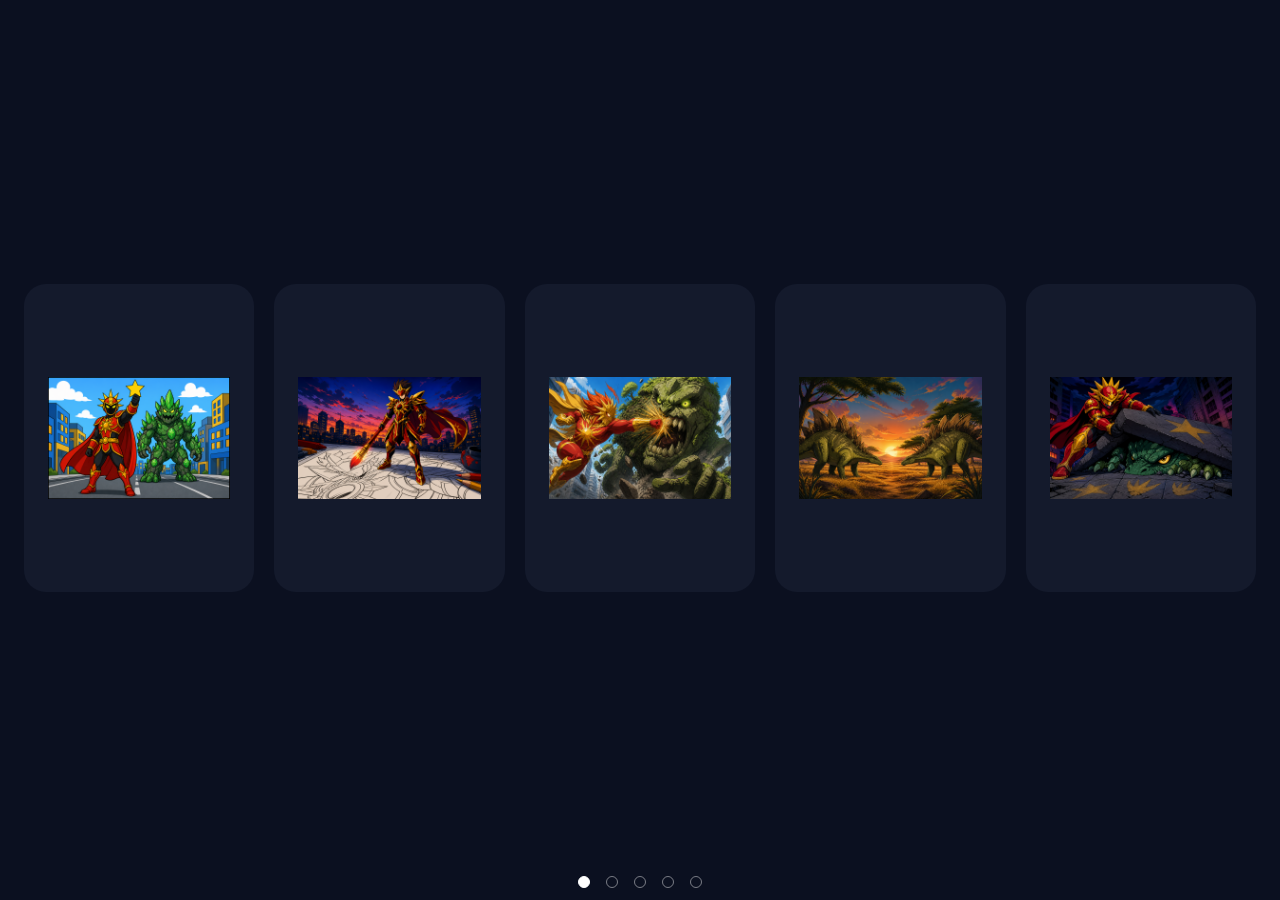
<file: index.html>
<!DOCTYPE html>
<html lang="ja">
<head>
  <meta charset="UTF-8">
  <meta name="viewport" content="width=device-width, initial-scale=1, viewport-fit=cover">
  <meta name="theme-color" content="#0b1020">
  <meta name="apple-mobile-web-app-capable" content="yes">
  <meta name="apple-mobile-web-app-status-bar-style" content="black">
  <title>ゲーム</title>
  <link rel="stylesheet" href="hub.css">
</head>
<body>
  <main class="hub" aria-label="ゲーム">
    <a class="card" href="hoshi/"><img src="hub/hoshi.png" alt="ほしとり"></a>
    <a class="card" href="nurie/"><img src="hub/nurie.png" alt="ぬりえ"></a>
    <a class="card" href="tataki/"><img src="hub/tataki.png" alt="たいじ"></a>
    <a class="card" href="awase/"><img src="hub/awase.png" alt="あわせ"></a>
    <a class="card" href="minesweeper/"><img src="hub/minesweeper.png" alt="かいじゅうさがし"></a>
  </main>
  <div class="dots" aria-hidden="true">
    <i class="is-on"></i><i></i><i></i><i></i><i></i>
  </div>
</body>
</html>
</file>
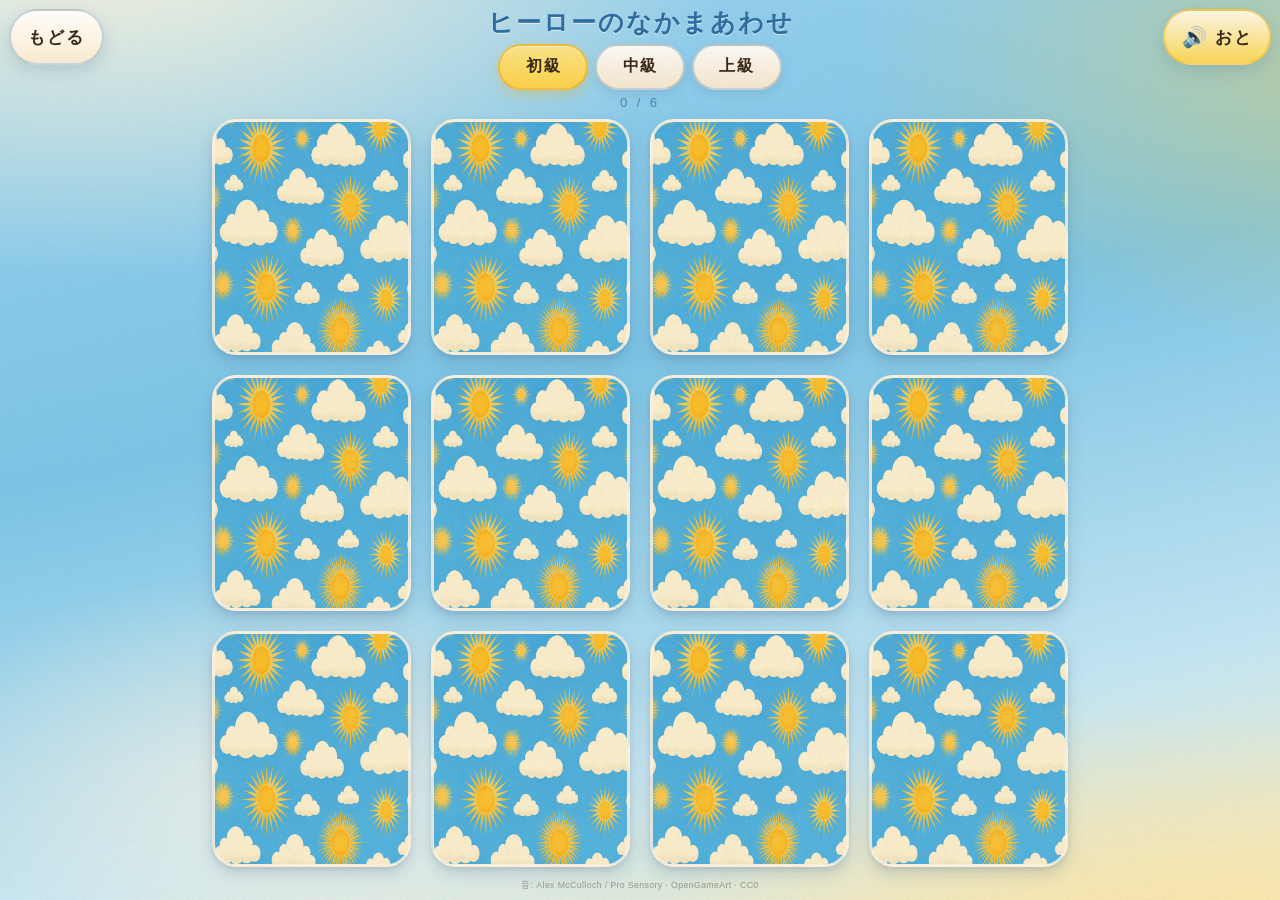
<file: awase/index.html>
<!DOCTYPE html>
<html lang="ja">
<head>
  <meta charset="UTF-8">
  <meta name="viewport" content="width=device-width, initial-scale=1, viewport-fit=cover">
  <meta name="theme-color" content="#7ec8ea">
  <title>ヒーローのなかまあわせ</title>
  <link rel="stylesheet" href="style.css">
</head>
<body>
  <a class="hub-back" href="/">もどる</a>
  <div class="grain" aria-hidden="true"></div>
  <div class="dim-veil" id="dim-veil" aria-hidden="true"></div>

  <button type="button" class="mute" id="mute" aria-pressed="false">
    <span class="mute-mark" id="mute-mark" aria-hidden="true">🔊</span>
    <span class="mute-text" id="mute-text">おと</span>
  </button>

  <main class="page">
    <h1 class="title">ヒーローのなかまあわせ</h1>
    <div class="levels" role="group" aria-label="むずかしさ">
      <button type="button" class="level is-on" data-level="easy" aria-pressed="true">初級</button>
      <button type="button" class="level" data-level="mid" aria-pressed="false">中級</button>
      <button type="button" class="level" data-level="hard" aria-pressed="false">上級</button>
    </div>
    <p class="pairs" aria-live="polite">
      <span id="matched-count">0</span> / <span id="pair-total">6</span>
    </p>
    <div
      class="board"
      id="board"
      data-level="easy"
      role="group"
      aria-label="カード"
    ></div>
    <p class="credit">音: Alex McCulloch / Pro Sensory · OpenGameArt · CC0</p>
  </main>

  <div
    class="celebration"
    id="celebration"
    aria-hidden="true"
  >
    <div class="confetti" id="confetti" aria-hidden="true"></div>
    <div class="celebrate-panel">
      <p class="overlay-title">ヒーローのなかまあわせ</p>
      <p class="message" id="win-message">よくできたね</p>
      <button type="button" class="again" id="again">もういちど</button>
    </div>
  </div>

  <p class="audio-toast" id="audio-toast" role="status" aria-live="polite" aria-hidden="true">音が出せない</p>

  <script src="game.js"></script>
</body>
</html>
</file>
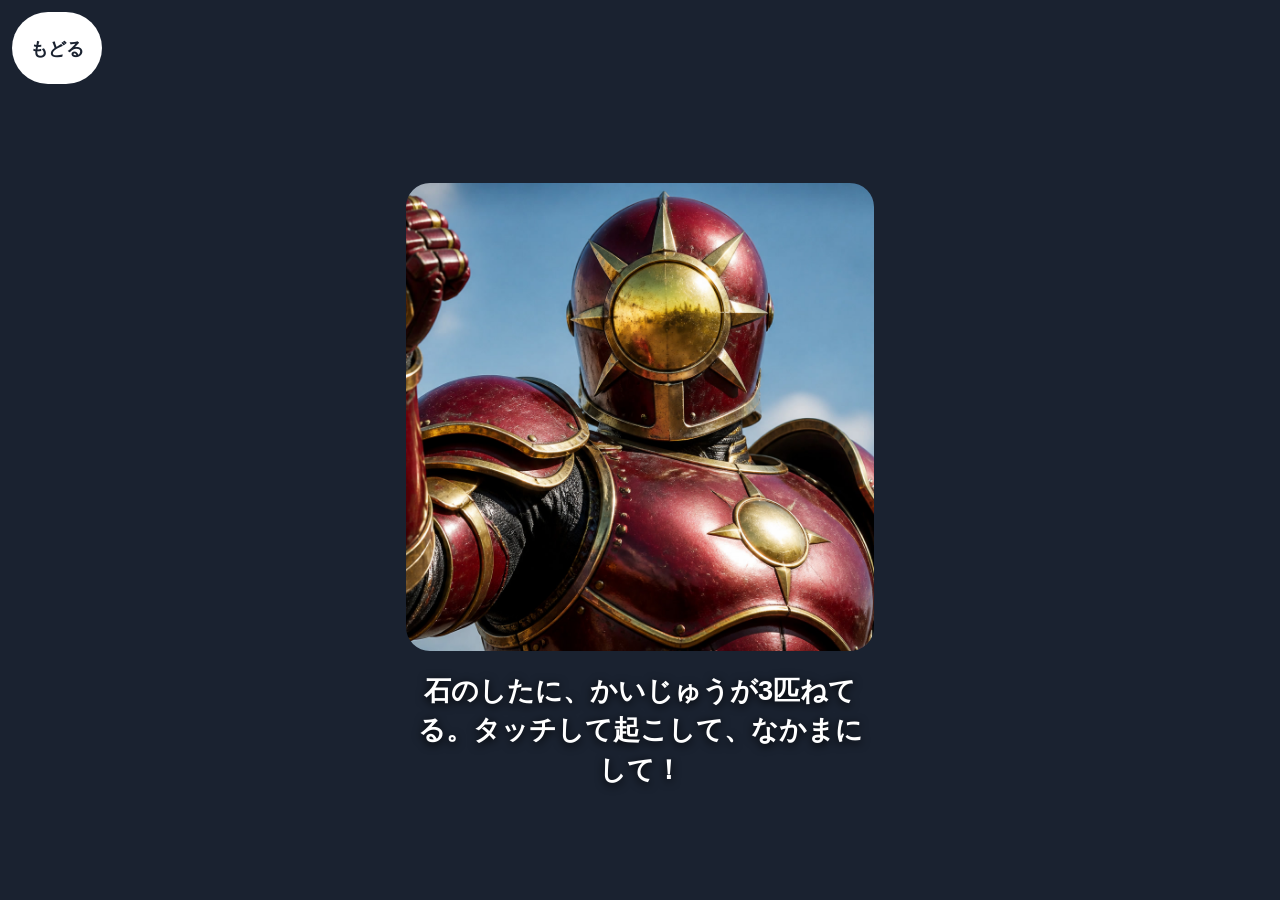
<file: minesweeper/index.html>
<!DOCTYPE html>
<html lang="ja">
<head>
  <meta charset="UTF-8">
  <meta name="viewport" content="width=device-width, initial-scale=1, viewport-fit=cover, maximum-scale=1, user-scalable=no">
  <meta name="theme-color" content="#1a2230">
  <meta name="apple-mobile-web-app-capable" content="yes">
  <title>かいじゅうさがし</title>
  <link rel="stylesheet" href="style.css">
</head>
<body>
  <a class="hub-back" href="/">もどる</a>

  <section class="screen is-on" id="start" aria-label="はじまり">
    <img class="hero-big" src="assets/hero-sun.jpg" alt="たいようヒーロー">
    <p class="speech">石のしたに、かいじゅうが3匹ねてる。タッチして起こして、なかまにして！</p>
  </section>

  <section class="screen" id="play" aria-label="さがす">
    <div class="board" id="board"></div>
  </section>

  <section class="screen overlay" id="clear" aria-label="やった">
    <div class="glow" aria-hidden="true"></div>
    <p class="clear-title">なかまになった！</p>
    <div class="stars" aria-hidden="true">
      <img src="assets/cell-star.jpg" alt="">
      <img src="assets/cell-star.jpg" alt="">
      <img src="assets/cell-star.jpg" alt="">
    </div>
    <div class="clear-actions">
      <button type="button" class="big-btn" id="again">もういっかい</button>
      <a class="big-btn" href="/">もどる</a>
    </div>
  </section>

  <script src="game.js"></script>
</body>
</html>
</file>
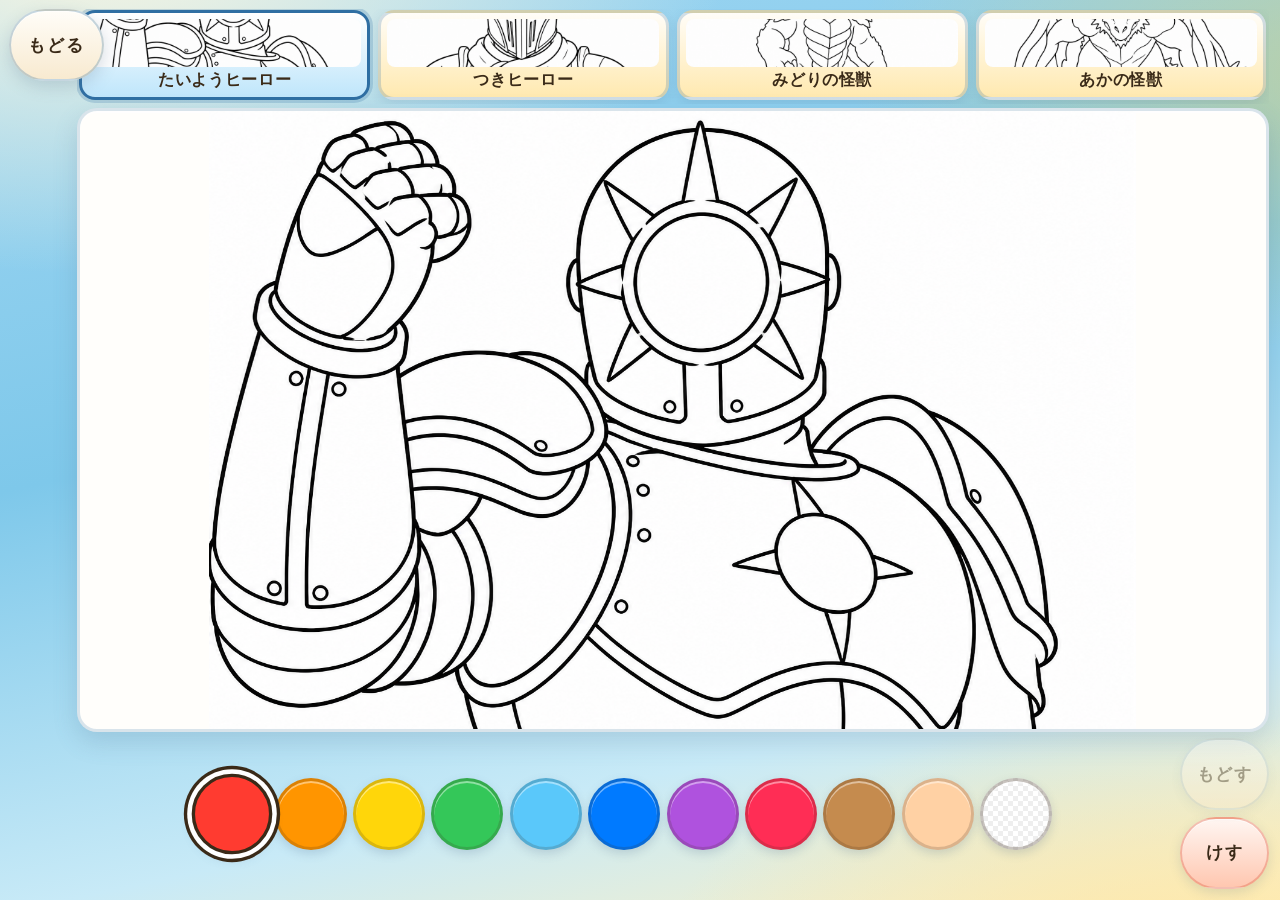
<file: nurie/index.html>
<!DOCTYPE html>
<html lang="ja">
<head>
  <meta charset="UTF-8">
  <meta name="viewport" content="width=device-width, initial-scale=1, viewport-fit=cover, maximum-scale=1, user-scalable=no">
  <meta name="theme-color" content="#7ec8ea">
  <meta name="apple-mobile-web-app-capable" content="yes">
  <meta name="mobile-web-app-capable" content="yes">
  <meta name="apple-mobile-web-app-status-bar-style" content="default">
  <title>ぬりえ</title>
  <link rel="stylesheet" href="style.css">
</head>
<body>
  <a class="hub-back" href="/">もどる</a>
  <main class="app">
    <nav class="pages" id="pages" aria-label="ぬりえのページ"></nav>

    <div class="stage" id="stage">
      <canvas id="paper" width="1536" height="1024" aria-label="ぬりえ"></canvas>
    </div>

    <div class="tools">
      <div class="palette" id="palette" role="listbox" aria-label="いろ"></div>
      <div class="actions">
        <button type="button" class="tool-btn" id="undo" disabled>もどす</button>
        <button type="button" class="tool-btn tool-reset" id="reset">けす</button>
      </div>
    </div>
  </main>
  <script src="game.js"></script>
</body>
</html>
</file>
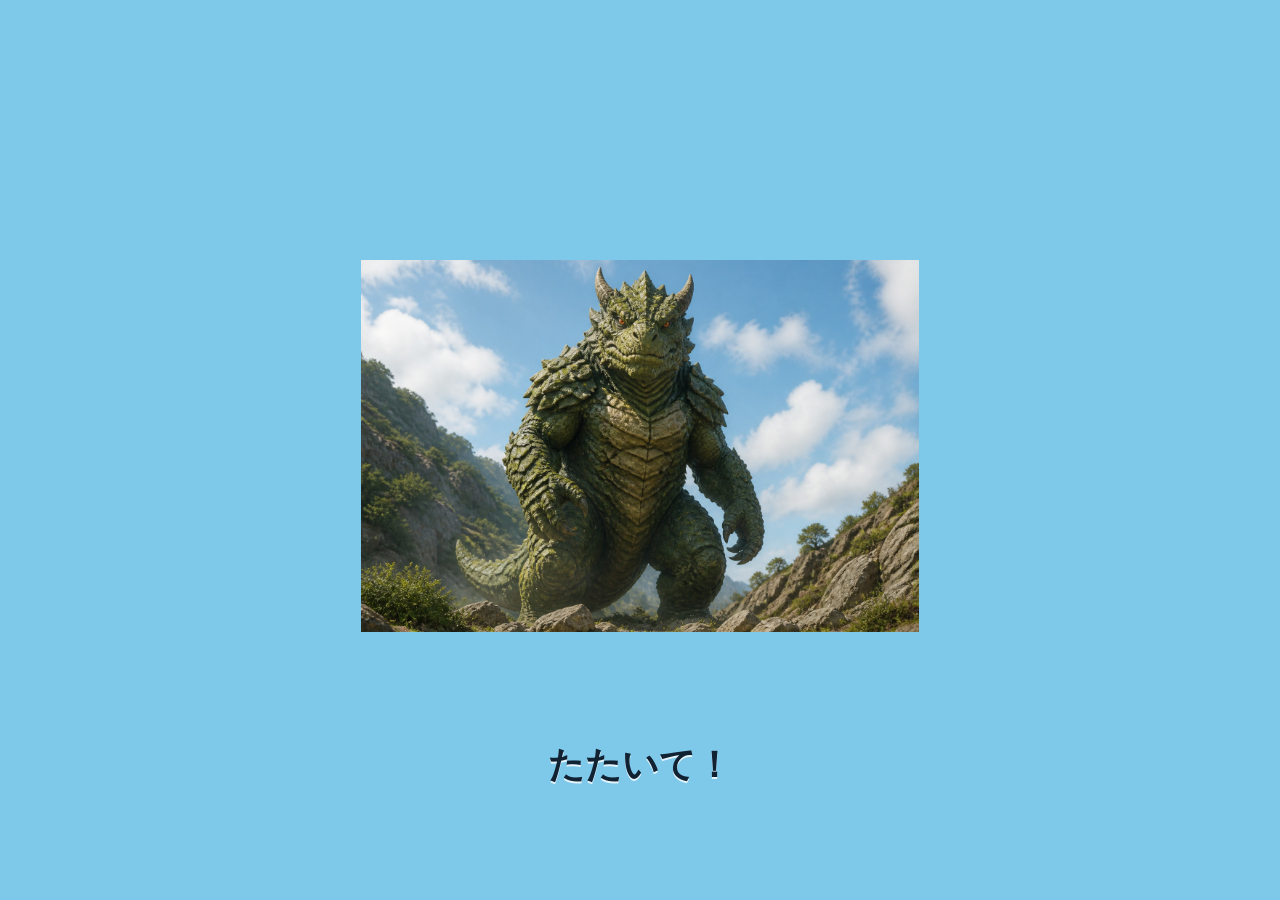
<file: tataki/index.html>
<!DOCTYPE html>
<html lang="ja">
<head>
  <meta charset="UTF-8">
  <meta name="viewport" content="width=device-width, initial-scale=1, viewport-fit=cover, maximum-scale=1, user-scalable=no">
  <meta name="theme-color" content="#7ec8ea">
  <meta name="apple-mobile-web-app-capable" content="yes">
  <meta name="mobile-web-app-capable" content="yes">
  <meta name="apple-mobile-web-app-status-bar-style" content="black-translucent">
  <title>かいじゅうたいじ</title>
  <link rel="stylesheet" href="style.css">
</head>
<body>
  <a class="hub-back" href="/">もどる</a>
  <header class="hud">
    <h1 class="title">かいじゅうたいじ</h1>
    <p class="score" aria-live="polite">
      <span class="star" aria-hidden="true">★</span>
      <span id="count">0</span>
    </p>
  </header>
  <div class="field" id="field"></div>
  <div class="hero" id="hero" aria-hidden="true">
    <img id="hero-img" alt="">
    <p class="hero-name" id="hero-name"></p>
  </div>
  <section class="screen is-on" id="start">
    <img class="start-kaiju" src="assets/kaiju-green.jpg" alt="">
    <p class="start-line">たたいて！</p>
  </section>
  <script src="game.js"></script>
</body>
</html>
</file>
<file: hub.css>
*,
*::before,
*::after {
  box-sizing: border-box;
}

html,
body {
  margin: 0;
  width: 100%;
  height: 100%;
  height: 100dvh;
  background: #0b1020;
  overscroll-behavior: none;
  overflow: hidden;
  overflow-x: hidden;
  touch-action: pan-y;
}

body {
  font-family: "Hiragino Sans", "Hiragino Kaku Gothic ProN", "Yu Gothic",
    "YuGothic", "Meiryo", "Noto Sans JP", sans-serif;
  color: #fff;
  -webkit-font-smoothing: antialiased;
  -webkit-tap-highlight-color: transparent;
}

.hub {
  display: grid;
  grid-template-columns: 1fr 1fr;
  grid-template-rows: repeat(3, 1fr);
  gap: 20px;
  height: 100dvh;
  padding: max(24px, env(safe-area-inset-top)) max(24px, env(safe-area-inset-right))
    calc(48px + env(safe-area-inset-bottom)) max(24px, env(safe-area-inset-left));
}

.card {
  display: flex;
  align-items: center;
  justify-content: center;
  min-width: 72px;
  min-height: 72px;
  height: 100%;
  padding: 24px;
  border-radius: 22px;
  background: #141a2c;
  overflow: hidden;
  text-decoration: none;
  -webkit-touch-callout: none;
}

.card img {
  display: block;
  width: 100%;
  height: 100%;
  object-fit: contain;
  pointer-events: none;
}

.dots {
  position: fixed;
  left: 0;
  right: 0;
  bottom: max(12px, env(safe-area-inset-bottom));
  z-index: 2;
  height: 12px;
  display: flex;
  justify-content: center;
  align-items: center;
  gap: 16px;
  pointer-events: none;
}

.dots i {
  width: 12px;
  height: 12px;
  border-radius: 50%;
  border: 1.5px solid rgba(255, 255, 255, 0.45);
  background: transparent;
}

.dots i.is-on {
  border-color: #fff;
  background: #fff;
}

@media (max-width: 699px) {
  body {
    display: flex;
    flex-direction: column;
    justify-content: center;
  }

  .hub {
    display: flex;
    flex-wrap: nowrap;
    grid-template-rows: none;
    gap: 20px;
    height: auto;
    max-height: calc(100dvh - 48px - env(safe-area-inset-bottom));
    overflow-x: auto;
    overflow-y: hidden;
    touch-action: pan-x;
    padding: max(24px, env(safe-area-inset-top)) max(24px, env(safe-area-inset-right))
      48px max(24px, env(safe-area-inset-left));
    scrollbar-width: none;
  }

  .hub::-webkit-scrollbar {
    display: none;
  }

  .card {
    flex: 0 0 calc(100% - 40px - 20px);
    width: calc(100% - 40px - 20px);
    height: auto;
    aspect-ratio: 3 / 4;
    max-height: calc(100dvh - 48px - 48px);
  }
}

@media (min-width: 900px) {
  .hub {
    grid-template-columns: repeat(5, 1fr);
    grid-template-rows: 1fr;
    align-content: center;
    align-items: center;
    height: 100dvh;
    padding-bottom: calc(48px + env(safe-area-inset-bottom));
  }

  .card {
    height: auto;
    aspect-ratio: 3 / 4;
    max-height: calc(100dvh - 48px - env(safe-area-inset-bottom) - 48px);
  }
}
</file>
<file: awase/style.css>
/* ヒーローのなかまあわせ — sky blue + cream + yellow */

:root {
  --sky: #7ec8ea;
  --sky-deep: #5eb4e0;
  --sky-mist: #b9e4f6;
  --cream: #fff6e4;
  --cream-warm: #f8ead0;
  --yellow: #ffd54a;
  --yellow-soft: #ffe78a;
  --yellow-deep: #f0b429;
  --ink: #3a2a18;
  --ink-soft: #5c4630;
  --title: #2f6fa3;
  --shadow: rgba(80, 110, 140, 0.28);
  --flip: 800ms;
  --radius: 24px;
}

*,
*::before,
*::after {
  box-sizing: border-box;
}

html,
body {
  margin: 0;
  min-height: 100%;
  background-color: var(--sky);
}

body {
  min-height: 100dvh;
  font-family: "Hiragino Maru Gothic ProN", "Yu Gothic", "YuGothic",
    "Hiragino Sans", "Hiragino Kaku Gothic ProN", "Meiryo", "Noto Sans JP",
    sans-serif;
  color: var(--ink);
  -webkit-font-smoothing: antialiased;
  overflow-x: hidden;
  background-image:
    radial-gradient(ellipse 90% 70% at 8% -8%, #fff8e0 0%, transparent 55%),
    radial-gradient(ellipse 80% 60% at 108% 8%, rgba(255, 213, 74, 0.45) 0%, transparent 52%),
    radial-gradient(ellipse 70% 50% at 92% 108%, #fde7a8 0%, transparent 58%),
    radial-gradient(ellipse 45% 35% at 22% 88%, rgba(255, 246, 228, 0.7) 0%, transparent 70%),
    linear-gradient(168deg, #9fd6f2 0%, #7ec8ea 42%, #c8eaf7 78%, #fff1c4 100%);
}

/* Paper grain: SVG fractal noise, repeating, never flat */
.grain {
  position: fixed;
  inset: 0;
  z-index: 2;
  pointer-events: none;
  opacity: 0.18;
  mix-blend-mode: multiply;
  background-image: url("data:image/svg+xml,%3Csvg xmlns='http://www.w3.org/2000/svg' viewBox='0 0 220 220'%3E%3Cfilter id='n'%3E%3CfeTurbulence type='fractalNoise' baseFrequency='0.85' numOctaves='4' stitchTiles='stitch'/%3E%3C/filter%3E%3Crect width='100%25' height='100%25' filter='url(%23n)'/%3E%3C/svg%3E");
  background-size: 180px 180px;
}

/* Light warm pulse on mismatch — not a blackout */
.dim-veil {
  position: fixed;
  inset: 0;
  z-index: 18;
  pointer-events: none;
  background: radial-gradient(ellipse at 50% 42%, rgba(255, 214, 90, 0.5), rgba(255, 236, 180, 0.28));
  opacity: 0;
  transition: opacity 280ms ease;
}

body.is-dim .dim-veil {
  opacity: 1;
}

.mute {
  position: fixed;
  top: max(0.55rem, env(safe-area-inset-top));
  right: max(0.55rem, env(safe-area-inset-right));
  z-index: 22;
  display: inline-flex;
  align-items: center;
  justify-content: center;
  gap: 0.32em;
  min-height: 56px;
  min-width: 56px;
  padding: 0.5em 0.95em;
  border: 2px solid rgba(240, 180, 41, 0.55);
  border-radius: 999px;
  background: linear-gradient(180deg, rgba(255, 246, 228, 0.96), rgba(255, 213, 74, 0.9));
  color: var(--ink);
  font: inherit;
  font-size: 1.08rem;
  font-weight: 700;
  letter-spacing: 0.1em;
  text-indent: 0.04em;
  cursor: pointer;
  appearance: none;
  -webkit-appearance: none;
  -webkit-tap-highlight-color: transparent;
  touch-action: manipulation;
  user-select: none;
  box-shadow:
    0 1px 0 rgba(255, 255, 255, 0.6) inset,
    0 6px 16px rgba(80, 110, 140, 0.22);
}

.mute-mark {
  font-size: 1.25rem;
  line-height: 1;
}

.mute[aria-pressed="true"] {
  background: linear-gradient(180deg, rgba(232, 242, 248, 0.96), rgba(170, 198, 216, 0.94));
  color: var(--ink-soft);
  border-color: rgba(90, 130, 160, 0.28);
}

.mute:focus {
  outline: none;
}

.mute:focus-visible {
  outline: 3px solid rgba(47, 111, 163, 0.55);
  outline-offset: 3px;
}

.mute:active {
  transform: translateY(1px);
}

.page {
  position: relative;
  z-index: 1;
  display: flex;
  flex-direction: column;
  align-items: center;
  min-height: 100dvh;
  max-height: 100dvh;
  overflow: hidden;
  padding:
    max(0.7rem, env(safe-area-inset-top))
    clamp(0.7rem, 3.2vw, 1.6rem)
    max(0.7rem, env(safe-area-inset-bottom));
  padding-right: max(4.6rem, calc(env(safe-area-inset-right) + 4.2rem));
}

.credit {
  margin: 0.35rem 0 0;
  padding: 0.35rem 0.75rem 0;
  max-width: 34em;
  flex-shrink: 0;
  font-size: 0.62rem;
  font-weight: 500;
  letter-spacing: 0.04em;
  line-height: 1.55;
  color: rgba(58, 42, 24, 0.42);
  text-align: center;
  pointer-events: none;
  user-select: none;
}

.title {
  margin: 0 0 0.4rem;
  max-width: 16em;
  flex-shrink: 0;
  font-size: clamp(1.15rem, 4.4vw, 1.9rem);
  font-weight: 600;
  color: var(--title);
  letter-spacing: 0.08em;
  text-indent: 0.08em;
  line-height: 1.35;
  text-align: center;
  text-shadow: 0 1px 0 rgba(255, 255, 255, 0.7);
}

.levels {
  display: flex;
  flex-wrap: wrap;
  justify-content: center;
  align-items: center;
  gap: 0.45rem;
  margin: 0 0 0.45rem;
  flex-shrink: 0;
  width: 100%;
  max-width: 28rem;
}

.level {
  display: inline-flex;
  align-items: center;
  justify-content: center;
  min-height: 52px;
  min-width: 5.6rem;
  padding: 0.4em 1.15em;
  border: 2px solid rgba(47, 111, 163, 0.28);
  border-radius: 999px;
  background: linear-gradient(180deg, #fffdf8, var(--cream-warm));
  color: var(--ink);
  font: inherit;
  font-size: 1.12rem;
  font-weight: 700;
  letter-spacing: 0.12em;
  text-indent: 0.06em;
  cursor: pointer;
  appearance: none;
  -webkit-appearance: none;
  -webkit-tap-highlight-color: transparent;
  touch-action: manipulation;
  user-select: none;
  box-shadow:
    0 1px 0 rgba(255, 255, 255, 0.7) inset,
    0 4px 10px rgba(80, 110, 140, 0.16);
}

.level.is-on {
  background: linear-gradient(180deg, var(--yellow-soft), var(--yellow));
  border-color: rgba(240, 180, 41, 0.7);
  color: var(--ink);
  box-shadow:
    0 1px 0 rgba(255, 255, 255, 0.65) inset,
    0 5px 12px rgba(240, 180, 41, 0.35);
}

.level:focus {
  outline: none;
}

.level:focus-visible {
  outline: 3px solid rgba(47, 111, 163, 0.55);
  outline-offset: 3px;
}

.level:active {
  transform: translateY(1px);
}

.pairs {
  margin: 0 0 clamp(0.4rem, 1.4vh, 0.75rem);
  flex-shrink: 0;
  font-size: 0.82rem;
  font-weight: 500;
  letter-spacing: 0.22em;
  color: rgba(47, 111, 163, 0.72);
  user-select: none;
}

/* Board fills leftover viewport; cards shrink with difficulty */
.board {
  flex: 1 1 auto;
  min-height: 0;
  width: min(100%, 26.5rem);
  display: grid;
  grid-template-columns: repeat(3, 1fr);
  grid-auto-rows: 1fr;
  gap: clamp(8px, 2.2vw, 14px);
  perspective: 1400px;
  -webkit-perspective: 1400px;
  perspective-origin: 50% 45%;
  padding: 4px;
  overflow: visible;
}

.board[data-level="easy"] {
  grid-template-columns: repeat(3, 1fr);
  width: min(100%, 26.5rem);
}

.board[data-level="mid"] {
  grid-template-columns: repeat(4, 1fr);
  width: min(100%, 34rem);
  gap: clamp(7px, 1.8vw, 12px);
}

.board[data-level="hard"] {
  grid-template-columns: repeat(5, 1fr);
  width: min(100%, 38rem);
  gap: clamp(5px, 1.4vw, 10px);
}

@media (min-width: 640px) {
  .board[data-level="easy"] {
    width: min(92vw, 54rem);
    grid-template-columns: repeat(4, 1fr);
    gap: clamp(12px, 1.8vw, 20px);
  }

  .board[data-level="mid"] {
    width: min(92vw, 58rem);
    grid-template-columns: repeat(5, 1fr);
    gap: clamp(10px, 1.6vw, 16px);
  }

  .board[data-level="hard"] {
    width: min(92vw, 64rem);
    grid-template-columns: repeat(6, 1fr);
    gap: clamp(8px, 1.3vw, 14px);
  }
}

@media (orientation: landscape) and (min-width: 520px) {
  .board[data-level="easy"] {
    width: min(92vw, 54rem);
    grid-template-columns: repeat(4, 1fr);
  }

  .board[data-level="mid"] {
    width: min(92vw, 58rem);
    grid-template-columns: repeat(5, 1fr);
  }

  .board[data-level="hard"] {
    width: min(94vw, 70rem);
    grid-template-columns: repeat(7, 1fr);
  }

  .title {
    font-size: clamp(1rem, 3vh, 1.55rem);
    margin-bottom: 0.25rem;
  }

  .levels {
    margin-bottom: 0.3rem;
  }

  .level {
    min-height: 46px;
    font-size: 1rem;
  }

  .pairs {
    margin-bottom: 0.35rem;
  }

  .page {
    padding-top: max(0.4rem, env(safe-area-inset-top));
    padding-bottom: max(0.45rem, env(safe-area-inset-bottom));
  }

  .credit {
    padding-top: 0.2rem;
    font-size: 0.55rem;
  }
}

/* Cards — thick picture-book paper */
.card {
  position: relative;
  width: 100%;
  height: 100%;
  min-width: 0;
  min-height: 0;
  padding: 0;
  border: 0;
  background: transparent;
  border-radius: var(--radius);
  cursor: pointer;
  appearance: none;
  -webkit-appearance: none;
  font: inherit;
  color: inherit;
  -webkit-tap-highlight-color: transparent;
  touch-action: manipulation;
  user-select: none;
  -webkit-user-select: none;
  -webkit-touch-callout: none;
  -webkit-user-drag: none;
  box-shadow:
    0 3px 4px rgba(80, 110, 140, 0.16),
    0 8px 16px rgba(80, 110, 140, 0.22);
}

.board[data-level="hard"] .card {
  border-radius: 16px;
}

.board[data-level="hard"] .card-inner,
.board[data-level="hard"] .card-face {
  border-radius: 16px;
}

.card:focus {
  outline: none;
}

.card:focus-visible {
  outline: 3px solid rgba(47, 111, 163, 0.55);
  outline-offset: 3px;
}

.card-inner {
  position: absolute;
  inset: 0;
  -webkit-transform-style: preserve-3d;
  transform-style: preserve-3d;
  transition: transform var(--flip) ease-in-out;
  border-radius: var(--radius);
  will-change: transform;
}

.card.is-flipped .card-inner,
.card.is-matched .card-inner {
  transform: rotateY(180deg);
}

.card-face {
  position: absolute;
  inset: 0;
  border-radius: var(--radius);
  overflow: hidden;
  backface-visibility: hidden;
  -webkit-backface-visibility: hidden;
  background-color: var(--cream-warm);
  background-size: cover;
  background-position: center;
  background-repeat: no-repeat;
  border: 3px solid rgba(255, 246, 228, 0.85);
  pointer-events: none;
  user-select: none;
  -webkit-user-select: none;
  -webkit-touch-callout: none;
  -webkit-user-drag: none;
}

.card-back {
  background-image: url("assets/back.jpg");
  transform: rotateY(0deg);
}

.card-front {
  transform: rotateY(180deg);
}

/* Gentle tremble on the card (not the 3D inner) while flipping */
.card.is-flipping {
  animation: cardTremble var(--flip) ease-in-out;
}

@keyframes cardTremble {
  0%,
  100% {
    transform: translate3d(0, 0, 0) rotate(0deg);
  }
  12% {
    transform: translate3d(-1.6px, 0.4px, 0) rotate(-0.55deg);
  }
  28% {
    transform: translate3d(1.5px, -0.3px, 0) rotate(0.5deg);
  }
  46% {
    transform: translate3d(-1.1px, 0.2px, 0) rotate(-0.35deg);
  }
  64% {
    transform: translate3d(1.2px, -0.2px, 0) rotate(0.35deg);
  }
  80% {
    transform: translate3d(-0.5px, 0, 0) rotate(-0.15deg);
  }
}

/* Last remaining pair: soft warm pulse */
.card.is-last-pair:not(.is-matched) {
  animation: lastPulse 1.15s ease-in-out infinite;
}

.card.is-last-pair.is-flipping {
  animation: cardTremble var(--flip) ease-in-out;
}

@keyframes lastPulse {
  0%,
  100% {
    box-shadow:
      0 0 0 0 rgba(255, 213, 74, 0),
      0 8px 16px var(--shadow);
    transform: scale(1);
  }
  50% {
    box-shadow:
      0 0 0 6px rgba(255, 213, 74, 0.4),
      0 12px 22px rgba(255, 213, 74, 0.28);
    transform: scale(1.03);
  }
}

/* Matched: warm yellow glow, then settle — never a punish */
.card.is-matched {
  animation: matchGlow 0.85s ease-out both;
}

.card.is-matched .card-inner {
  animation: matchPop 0.72s ease-in-out;
}

@keyframes matchPop {
  0% {
    transform: rotateY(180deg) scale(1);
  }
  42% {
    transform: rotateY(180deg) scale(1.055);
  }
  100% {
    transform: rotateY(180deg) scale(1);
  }
}

@keyframes matchGlow {
  0% {
    box-shadow: 0 8px 16px var(--shadow);
  }
  40% {
    box-shadow:
      0 0 0 6px rgba(255, 213, 74, 0.5),
      0 10px 22px rgba(255, 213, 74, 0.32);
  }
  100% {
    box-shadow:
      0 0 0 3px rgba(255, 213, 74, 0.45),
      0 8px 16px var(--shadow);
  }
}

/* Celebration overlay — veil only; button stays tappable */
.celebration {
  position: fixed;
  inset: 0;
  z-index: 30;
  display: flex;
  align-items: center;
  justify-content: center;
  padding: 1.5rem;
  background: rgba(255, 246, 228, 0.42);
  opacity: 0;
  visibility: hidden;
  pointer-events: none;
  transition: opacity 0.7s ease, visibility 0.7s ease;
}

.celebration.is-on {
  opacity: 1;
  visibility: visible;
}

.confetti {
  position: absolute;
  inset: 0;
  overflow: hidden;
  pointer-events: none;
}

.bit {
  position: absolute;
  top: -24px;
  pointer-events: none;
  opacity: 0;
  animation-name: fallSoft;
  animation-timing-function: linear;
  animation-fill-mode: forwards;
}

.bit.paper {
  width: 9px;
  height: 13px;
  border-radius: 2px 3px 2px 3px;
}

.bit.petal {
  width: 12px;
  height: 17px;
  border-radius: 80% 12% 70% 20%;
}

@keyframes fallSoft {
  0% {
    transform: translate3d(0, -8vh, 0) rotate(var(--rot));
    opacity: 0;
  }
  8% {
    opacity: 0.88;
  }
  100% {
    transform: translate3d(var(--drift), 108vh, 0) rotate(calc(var(--rot) + 240deg));
    opacity: 0.55;
  }
}

.celebrate-panel {
  position: relative;
  z-index: 2;
  text-align: center;
  padding: 1.85rem 2.1rem 1.65rem;
  border-radius: 32px;
  background: linear-gradient(180deg, rgba(255, 253, 248, 0.97), rgba(255, 246, 228, 0.94));
  box-shadow:
    0 1px 0 rgba(255, 255, 255, 0.7) inset,
    0 14px 36px rgba(80, 110, 140, 0.22);
  pointer-events: none;
}

.celebration.is-on .celebrate-panel {
  animation: panelIn 0.7s ease both;
}

@keyframes panelIn {
  from {
    transform: translateY(10px) scale(0.97);
    opacity: 0;
  }
  to {
    transform: none;
    opacity: 1;
  }
}

.overlay-title {
  margin: 0 0 0.55rem;
  font-size: 0.78rem;
  font-weight: 600;
  letter-spacing: 0.14em;
  text-indent: 0.14em;
  color: rgba(58, 42, 24, 0.48);
}

.message {
  margin: 0 0 1.15rem;
  font-size: clamp(1.45rem, 4.6vw, 2.05rem);
  font-weight: 600;
  letter-spacing: 0.16em;
  text-indent: 0.16em;
  color: var(--ink);
  text-shadow: 0 1px 0 rgba(255, 255, 255, 0.55);
}

.again {
  display: inline-flex;
  align-items: center;
  justify-content: center;
  min-height: 52px;
  min-width: 10.5rem;
  padding: 0.55em 1.9em;
  border: 0;
  border-radius: 999px;
  background: var(--yellow);
  color: var(--ink);
  font: inherit;
  font-size: 1.12rem;
  font-weight: 600;
  letter-spacing: 0.16em;
  text-indent: 0.08em;
  cursor: pointer;
  pointer-events: auto;
  appearance: none;
  -webkit-appearance: none;
  -webkit-tap-highlight-color: transparent;
  touch-action: manipulation;
  user-select: none;
  box-shadow:
    0 1px 0 rgba(255, 255, 255, 0.45) inset,
    0 6px 14px rgba(200, 140, 20, 0.28);
}

.again:hover {
  background: var(--yellow-deep);
}

.again:focus {
  outline: none;
}

.again:focus-visible {
  outline: 3px solid rgba(47, 111, 163, 0.45);
  outline-offset: 3px;
}

.again:active {
  transform: translateY(1px);
}

.audio-toast {
  position: fixed;
  left: 50%;
  bottom: max(1.2rem, env(safe-area-inset-bottom));
  z-index: 40;
  margin: 0;
  padding: 0.55em 1.15em;
  border-radius: 999px;
  background: rgba(47, 111, 163, 0.94);
  color: var(--cream);
  font-size: 0.95rem;
  font-weight: 600;
  letter-spacing: 0.12em;
  text-indent: 0.08em;
  pointer-events: none;
  opacity: 0;
  visibility: hidden;
  transform: translateX(-50%) translateY(8px);
  transition: opacity 0.25s ease, visibility 0.25s ease, transform 0.25s ease;
  box-shadow: 0 8px 20px rgba(80, 110, 140, 0.28);
}

.audio-toast.is-on {
  opacity: 1;
  visibility: visible;
  transform: translateX(-50%) translateY(0);
}

@media (prefers-reduced-motion: reduce) {
  :root {
    --flip: 80ms;
  }

  .card-inner,
  .celebration,
  .again,
  .dim-veil,
  .audio-toast {
    transition: none;
  }

  .card.is-matched,
  .card.is-matched .card-inner,
  .card.is-flipping,
  .card.is-last-pair:not(.is-matched),
  .celebration.is-on .celebrate-panel,
  .bit {
    animation: none;
  }

  .bit {
    display: none;
  }

  @keyframes matchPop {
    0%,
    100% {
      transform: rotateY(180deg) scale(1);
    }
  }
}

.hub-back {
  position: fixed;
  top: max(0.55rem, env(safe-area-inset-top));
  left: max(0.55rem, env(safe-area-inset-left));
  z-index: 22;
  display: inline-flex;
  align-items: center;
  justify-content: center;
  min-height: 56px;
  min-width: 56px;
  padding: 0.5em 1em;
  border: 2px solid rgba(47, 111, 163, 0.28);
  border-radius: 999px;
  background: linear-gradient(180deg, #fffdf8, var(--cream-warm));
  color: var(--ink);
  font: inherit;
  font-size: 1.08rem;
  font-weight: 700;
  letter-spacing: 0.1em;
  text-decoration: none;
  box-shadow:
    0 1px 0 rgba(255, 255, 255, 0.6) inset,
    0 6px 16px rgba(80, 110, 140, 0.22);
}

.page {
  padding-left: max(4.6rem, calc(env(safe-area-inset-left) + 4.2rem));
}
</file>
<file: minesweeper/style.css>
*,
*::before,
*::after { box-sizing: border-box; }

html, body {
  margin: 0;
  width: 100%;
  height: 100%;
  height: 100dvh;
  overflow: hidden;
}

body {
  position: fixed;
  inset: 0;
  font-family: "Hiragino Sans", "Hiragino Kaku Gothic ProN", "Yu Gothic", sans-serif;
  color: #fff;
  background: #1a2230;
  -webkit-tap-highlight-color: transparent;
  -webkit-user-select: none;
  user-select: none;
}

.hub-back {
  position: fixed;
  top: max(12px, env(safe-area-inset-top));
  left: max(12px, env(safe-area-inset-left));
  z-index: 40;
  display: inline-flex;
  align-items: center;
  justify-content: center;
  min-width: 72px;
  min-height: 72px;
  padding: 0 18px;
  border-radius: 999px;
  background: #fff;
  color: #1a2230;
  font: inherit;
  font-size: 1.15rem;
  font-weight: 800;
  text-decoration: none;
  touch-action: manipulation;
}

.screen { display: none; }
.screen.is-on { display: flex; }

#start {
  position: absolute;
  inset: 0;
  flex-direction: column;
  align-items: center;
  justify-content: center;
  padding: 96px 24px 24px;
  gap: 20px;
  cursor: pointer;
}

.hero-big {
  width: min(72vw, 52vh);
  height: min(72vw, 52vh);
  object-fit: cover;
  border-radius: 24px;
  pointer-events: none;
}

.speech {
  margin: 0;
  max-width: 28rem;
  font-size: clamp(1.2rem, 4.4vw, 1.7rem);
  font-weight: 800;
  line-height: 1.45;
  text-align: center;
  text-shadow: 0 2px 10px #000;
}

#play {
  position: absolute;
  inset: 0;
  align-items: center;
  justify-content: center;
  padding-top: 88px;
}

.board {
  display: grid;
  grid-template-columns: repeat(3, var(--cell));
  grid-template-rows: repeat(3, var(--cell));
  gap: 8px;
  --cell: calc(min(100vw, 100dvh) * 0.24);
}

.cell {
  appearance: none;
  border: 0;
  padding: 0;
  width: var(--cell);
  height: var(--cell);
  border-radius: 14px;
  overflow: hidden;
  background: #111 center / cover no-repeat;
  touch-action: manipulation;
  cursor: pointer;
}

.overlay {
  position: absolute;
  inset: 0;
  z-index: 20;
  flex-direction: column;
  align-items: center;
  justify-content: center;
  gap: 18px;
  background: rgba(10, 16, 28, 0.55);
}

.overlay.is-on { display: flex; }

.glow {
  position: absolute;
  inset: 0;
  background: radial-gradient(circle at 50% 40%, rgba(255, 220, 120, 0.55), transparent 62%);
  pointer-events: none;
}

.clear-title {
  position: relative;
  margin: 0;
  font-size: clamp(1.8rem, 6vw, 2.6rem);
  font-weight: 800;
  text-shadow: 0 2px 12px #000;
}

.stars {
  position: relative;
  display: flex;
  gap: 12px;
  animation: pop 700ms ease;
}

.stars img {
  width: 96px;
  height: 96px;
  object-fit: cover;
  border-radius: 12px;
}

.clear-actions {
  position: relative;
  display: flex;
  gap: 16px;
}

.big-btn {
  display: inline-flex;
  align-items: center;
  justify-content: center;
  min-width: 72px;
  min-height: 72px;
  padding: 0 22px;
  border: 0;
  border-radius: 999px;
  background: #fff;
  color: #1a2230;
  font: inherit;
  font-size: 1.2rem;
  font-weight: 800;
  text-decoration: none;
  cursor: pointer;
  touch-action: manipulation;
}

@keyframes pop {
  from { transform: scale(0.4); opacity: 0; }
  to { transform: scale(1); opacity: 1; }
}
</file>
<file: nurie/style.css>
/* ぬりえ — bright kids coloring for iPad */

:root {
  --sky: #7ec8ea;
  --cream: #fff6e4;
  --cream-warm: #f8ead0;
  --yellow: #ffd54a;
  --ink: #3a2a18;
  --ink-soft: #5c4630;
  --title: #2f6fa3;
  --paper: #fffefb;
}

*,
*::before,
*::after {
  box-sizing: border-box;
}

html,
body {
  margin: 0;
  width: 100%;
  height: 100%;
  height: 100dvh;
  overflow: hidden;
  overscroll-behavior: none;
}

body {
  position: fixed;
  inset: 0;
  font-family: "Hiragino Maru Gothic ProN", "Yu Gothic", "YuGothic",
    "Hiragino Sans", "Hiragino Kaku Gothic ProN", "Meiryo", "Noto Sans JP",
    sans-serif;
  color: var(--ink);
  -webkit-font-smoothing: antialiased;
  -webkit-tap-highlight-color: transparent;
  -webkit-user-select: none;
  user-select: none;
  touch-action: manipulation;
  background-image:
    radial-gradient(ellipse 90% 70% at 8% -8%, #fff8e0 0%, transparent 55%),
    radial-gradient(ellipse 80% 60% at 108% 8%, rgba(255, 213, 74, 0.45) 0%, transparent 52%),
    radial-gradient(ellipse 70% 50% at 92% 108%, #fde7a8 0%, transparent 58%),
    linear-gradient(168deg, #9fd6f2 0%, #7ec8ea 42%, #c8eaf7 78%, #fff1c4 100%);
}

.hub-back {
  position: fixed;
  top: max(0.55rem, env(safe-area-inset-top));
  left: max(0.55rem, env(safe-area-inset-left));
  z-index: 22;
  display: inline-flex;
  align-items: center;
  justify-content: center;
  min-height: 72px;
  min-width: 72px;
  padding: 0.5em 1em;
  border: 2px solid rgba(47, 111, 163, 0.28);
  border-radius: 999px;
  background: linear-gradient(180deg, #fffdf8, var(--cream-warm));
  color: var(--ink);
  font: inherit;
  font-size: 1.08rem;
  font-weight: 700;
  letter-spacing: 0.1em;
  text-decoration: none;
  box-shadow:
    0 1px 0 rgba(255, 255, 255, 0.6) inset,
    0 6px 16px rgba(80, 110, 140, 0.22);
}

.hub-back:active {
  transform: translateY(1px);
}

.app {
  display: flex;
  flex-direction: column;
  height: 100%;
  height: 100dvh;
  padding:
    max(0.55rem, env(safe-area-inset-top))
    max(0.7rem, env(safe-area-inset-right))
    max(0.7rem, env(safe-area-inset-bottom))
    max(0.7rem, env(safe-area-inset-left));
  padding-left: max(4.8rem, calc(env(safe-area-inset-left) + 4.4rem));
  gap: 0.3rem;
}

.top {
  flex-shrink: 0;
  text-align: center;
  padding-right: 0.2rem;
}

.title {
  margin: 0;
  font-size: clamp(1.45rem, 4.6vw, 2.1rem);
  font-weight: 800;
  letter-spacing: 0.16em;
  text-indent: 0.16em;
  color: var(--title);
  text-shadow: 0 2px 0 rgba(255, 255, 255, 0.75);
  line-height: 1.2;
}

.lead {
  margin: 0.15rem 0 0;
  font-size: clamp(0.85rem, 2.4vw, 1.05rem);
  font-weight: 700;
  letter-spacing: 0.06em;
  color: var(--ink-soft);
}

.pages {
  display: flex;
  flex-shrink: 0;
  gap: 0.5rem;
  overflow-x: auto;
  -webkit-overflow-scrolling: touch;
  padding: 0.1rem 0.15rem 0.25rem;
  scrollbar-width: none;
}

.pages::-webkit-scrollbar {
  display: none;
}

.page-btn {
  appearance: none;
  flex: 1 1 0;
  min-width: 5.4rem;
  min-height: 4.6rem;
  padding: 0.35rem 0.4rem 0.4rem;
  border: 3px solid rgba(47, 111, 163, 0.22);
  border-radius: 16px;
  background: linear-gradient(180deg, #fffdf8, #ffe9b0);
  color: var(--ink);
  font: inherit;
  font-size: clamp(0.72rem, 2.1vw, 0.92rem);
  font-weight: 800;
  letter-spacing: 0.04em;
  line-height: 1.25;
  cursor: pointer;
  touch-action: manipulation;
  display: flex;
  flex-direction: column;
  align-items: center;
  gap: 0.2rem;
  box-shadow: 0 4px 12px rgba(80, 110, 140, 0.16);
}

.page-btn img {
  width: 100%;
  height: 2.4rem;
  object-fit: cover;
  border-radius: 8px;
  background: #fff;
  pointer-events: none;
}

.page-btn.is-on {
  border-color: #2f6fa3;
  background: linear-gradient(180deg, #fff, #bfe6fb);
  box-shadow: 0 0 0 3px rgba(47, 111, 163, 0.22);
}

.page-btn:active {
  transform: translateY(1px);
}

.stage {
  flex: 1 1 auto;
  min-height: 0;
  display: flex;
  align-items: center;
  justify-content: center;
  background: var(--paper);
  border-radius: 20px;
  border: 3px solid rgba(47, 111, 163, 0.18);
  box-shadow:
    0 2px 0 rgba(255, 255, 255, 0.7) inset,
    0 10px 24px rgba(80, 110, 140, 0.2);
  overflow: hidden;
  touch-action: none;
}

#paper {
  display: block;
  touch-action: none;
  cursor: pointer;
}

.tools {
  flex-shrink: 0;
  display: flex;
  align-items: center;
  gap: 0.55rem;
  padding-top: 0.1rem;
}

.palette {
  display: flex;
  flex: 1 1 auto;
  flex-wrap: wrap;
  gap: 0.4rem;
  justify-content: center;
}

.swatch {
  appearance: none;
  width: 72px;
  height: 72px;
  min-width: 72px;
  min-height: 72px;
  border-radius: 999px;
  border: 3px solid rgba(58, 42, 24, 0.18);
  cursor: pointer;
  touch-action: manipulation;
  box-shadow:
    0 2px 0 rgba(255, 255, 255, 0.45) inset,
    0 4px 10px rgba(80, 110, 140, 0.22);
  padding: 0;
}

.swatch.is-white {
  background:
    linear-gradient(45deg, #eee 25%, transparent 25%) 0 0 / 10px 10px,
    linear-gradient(45deg, transparent 75%, #eee 75%) 0 0 / 10px 10px,
    linear-gradient(45deg, transparent 75%, #eee 75%) 5px 5px / 10px 10px,
    linear-gradient(45deg, #eee 25%, #fff 25%) 5px 5px / 10px 10px;
  border-color: rgba(58, 42, 24, 0.28);
}

.swatch.is-on {
  transform: scale(1.12);
  border-color: var(--ink);
  box-shadow:
    0 0 0 4px #fff,
    0 0 0 7px var(--ink),
    0 4px 10px rgba(80, 110, 140, 0.22);
}

.swatch:active {
  transform: scale(0.96);
}

.actions {
  display: flex;
  flex-direction: column;
  gap: 0.4rem;
  flex-shrink: 0;
}


.tool-btn {
  appearance: none;
  min-height: 72px;
  min-width: 5.4rem;
  padding: 0.4em 0.85em;
  border-radius: 999px;
  border: 2px solid rgba(47, 111, 163, 0.28);
  background: linear-gradient(180deg, #fffdf8, var(--cream-warm));
  color: var(--ink);
  font: inherit;
  font-size: 1.05rem;
  font-weight: 800;
  letter-spacing: 0.1em;
  cursor: pointer;
  touch-action: manipulation;
  box-shadow:
    0 1px 0 rgba(255, 255, 255, 0.6) inset,
    0 4px 12px rgba(80, 110, 140, 0.18);
}

.tool-reset {
  background: linear-gradient(180deg, #fff6f2, #ffc7b0);
  border-color: rgba(220, 90, 60, 0.35);
}

.tool-btn:disabled {
  opacity: 0.4;
}

.tool-btn:active:not(:disabled) {
  transform: translateY(1px);
}

@media (min-width: 900px) {
  .page-btn {
    min-height: 72px;
    font-size: 1rem;
  }

  .page-btn img {
    height: 3rem;
  }

  .swatch {
    width: 72px;
    height: 72px;
  }
}

@media (orientation: landscape) and (max-height: 760px) {
  .lead {
    display: none;
  }

  .page-btn {
    min-height: 72px;
    min-width: 72px;
    flex-direction: row;
    justify-content: center;
    gap: 0.4rem;
    padding: 0.25rem 0.5rem;
  }

  .page-btn img {
    width: 56px;
    height: 48px;
    flex-shrink: 0;
  }

  .swatch {
    width: 72px;
    height: 72px;
  }

  .tool-btn {
    min-height: 72px;
    font-size: 0.95rem;
  }
}
</file>
<file: tataki/style.css>
/* かいじゅうたいじ — no-fail tap game for a 5-year-old */

:root {
  --sky: #7ec8ea;
  --cream: #fff6e4;
  --cream-warm: #f8ead0;
  --yellow: #ffd54a;
  --ink: #3a2a18;
  --ink-soft: #5c4630;
  --title: #2f6fa3;
}

*,
*::before,
*::after {
  box-sizing: border-box;
}

html,
body {
  margin: 0;
  width: 100%;
  height: 100%;
  height: 100dvh;
  overflow: hidden;
  overscroll-behavior: none;
}

body {
  position: fixed;
  inset: 0;
  font-family: "Hiragino Maru Gothic ProN", "Yu Gothic", "YuGothic",
    "Hiragino Sans", "Hiragino Kaku Gothic ProN", "Meiryo", "Noto Sans JP",
    sans-serif;
  color: var(--ink);
  -webkit-font-smoothing: antialiased;
  -webkit-tap-highlight-color: transparent;
  -webkit-user-select: none;
  user-select: none;
  touch-action: none;
  background-color: var(--sky);
  background-image:
    radial-gradient(ellipse 50% 40% at 12% 10%, #fff8e0 0%, transparent 58%),
    radial-gradient(ellipse 40% 30% at 88% 8%, rgba(255, 213, 74, 0.5) 0%, transparent 55%),
    radial-gradient(ellipse 80% 28% at 50% 108%, #7bc45a 0%, #5aa344 42%, transparent 70%),
    linear-gradient(180deg, #9fd6f2 0%, #7ec8ea 46%, #c8eaf7 78%, #e8f7c4 100%);
}

.hub-back {
  position: fixed;
  top: max(0.55rem, env(safe-area-inset-top));
  left: max(0.55rem, env(safe-area-inset-left));
  z-index: 40;
  display: inline-flex;
  align-items: center;
  justify-content: center;
  min-height: 72px;
  min-width: 72px;
  padding: 0.5em 1.05em;
  border: 2px solid rgba(47, 111, 163, 0.28);
  border-radius: 999px;
  background: linear-gradient(180deg, #fffdf8, var(--cream-warm));
  color: var(--ink);
  font: inherit;
  font-size: 1.08rem;
  font-weight: 700;
  letter-spacing: 0.1em;
  text-decoration: none;
  touch-action: manipulation;
  box-shadow:
    0 1px 0 rgba(255, 255, 255, 0.6) inset,
    0 6px 16px rgba(80, 110, 140, 0.22);
}

.hub-back:active {
  transform: translateY(1px);
}

.hud {
  position: fixed;
  top: max(0.45rem, env(safe-area-inset-top));
  left: 0;
  right: 0;
  z-index: 30;
  display: flex;
  align-items: center;
  justify-content: center;
  pointer-events: none;
  padding: 0 max(5.6rem, calc(env(safe-area-inset-right) + 5.2rem)) 0 max(5.6rem, calc(env(safe-area-inset-left) + 5.2rem));
}

.title {
  margin: 0;
  font-size: clamp(1.15rem, 3.6vw, 1.7rem);
  font-weight: 800;
  letter-spacing: 0.14em;
  text-indent: 0.14em;
  color: var(--title);
  text-shadow: 0 2px 0 rgba(255, 255, 255, 0.8);
  line-height: 1.2;
}

.score {
  position: fixed;
  top: max(0.55rem, env(safe-area-inset-top));
  right: max(0.55rem, env(safe-area-inset-right));
  z-index: 40;
  margin: 0;
  display: inline-flex;
  align-items: center;
  gap: 0.28rem;
  min-height: 56px;
  padding: 0 0.95rem;
  border-radius: 999px;
  background: linear-gradient(180deg, #fffdf8, #ffe78a);
  border: 2px solid rgba(240, 180, 41, 0.7);
  font-size: clamp(1.45rem, 4.4vw, 1.9rem);
  font-weight: 800;
  letter-spacing: 0.04em;
  box-shadow:
    0 1px 0 rgba(255, 255, 255, 0.7) inset,
    0 6px 16px rgba(80, 110, 140, 0.22);
  pointer-events: none;
}

.star {
  color: #f0b429;
  font-size: 1.15em;
  line-height: 1;
}

.field {
  position: absolute;
  inset: 0;
  overflow: hidden;
  touch-action: none;
}

.kaiju {
  appearance: none;
  position: absolute;
  padding: 0;
  margin: 0;
  border: 5px solid rgba(255, 255, 255, 0.92);
  border-radius: 28px;
  background-color: #fff8e0;
  background-size: cover;
  background-position: center;
  background-repeat: no-repeat;
  cursor: pointer;
  touch-action: manipulation;
  -webkit-tap-highlight-color: transparent;
  box-shadow:
    0 10px 0 rgba(40, 70, 40, 0.12),
    0 18px 28px rgba(40, 80, 110, 0.28);
  animation: kaiju-in 420ms cubic-bezier(0.2, 1.4, 0.4, 1) both;
  will-change: transform, left, top;
}

.kaiju.is-bob {
  animation:
    kaiju-in 420ms cubic-bezier(0.2, 1.4, 0.4, 1) both,
    kaiju-bob 1.8s ease-in-out 420ms infinite;
}

.kaiju.is-popping {
  animation: kaiju-pop 480ms ease-in forwards;
  pointer-events: none;
  z-index: 12;
}

.spark {
  position: absolute;
  z-index: 16;
  pointer-events: none;
  font-size: 1.8rem;
  color: #ffd54a;
  text-shadow: 0 1px 0 #fff;
  animation: spark-up 700ms ease-out forwards;
}

.hero {
  position: fixed;
  inset: 0;
  z-index: 20;
  display: flex;
  flex-direction: column;
  align-items: center;
  justify-content: center;
  pointer-events: none;
  opacity: 0;
}

.hero.is-flash {
  animation: hero-flash 900ms ease-out forwards;
}

.hero img {
  width: min(42vw, 280px);
  height: min(42vw, 280px);
  object-fit: cover;
  border-radius: 28px;
  border: 5px solid #fff;
  box-shadow:
    0 0 0 6px rgba(255, 213, 74, 0.55),
    0 18px 40px rgba(40, 80, 110, 0.35);
}

.hero-name {
  margin: 0.55rem 0 0;
  padding: 0.28rem 0.9rem;
  border-radius: 999px;
  background: rgba(255, 253, 248, 0.92);
  font-size: clamp(1rem, 3vw, 1.25rem);
  font-weight: 800;
  letter-spacing: 0.08em;
  color: var(--title);
}

@keyframes kaiju-in {
  from {
    transform: scale(0.35) translateY(40px);
    opacity: 0;
  }
  to {
    transform: scale(1) translateY(0);
    opacity: 1;
  }
}

@keyframes kaiju-bob {
  0%,
  100% {
    transform: translateY(0) rotate(-1.5deg);
  }
  50% {
    transform: translateY(-14px) rotate(1.8deg);
  }
}

@keyframes kaiju-pop {
  0% {
    transform: scale(1) rotate(0) translateY(0);
    opacity: 1;
  }
  28% {
    transform: scale(1.22) rotate(-8deg) translateY(-8px);
    opacity: 1;
  }
  100% {
    transform: scale(0.15) rotate(22deg) translateY(-90px);
    opacity: 0;
  }
}

@keyframes spark-up {
  0% {
    transform: translate(-50%, -50%) scale(0.6);
    opacity: 1;
  }
  100% {
    transform: translate(calc(-50% + var(--dx, 0px)), calc(-50% + var(--dy, -70px))) scale(1.25);
    opacity: 0;
  }
}

@keyframes hero-flash {
  0% {
    opacity: 0;
    transform: scale(0.7);
  }
  22% {
    opacity: 1;
    transform: scale(1.06);
  }
  70% {
    opacity: 1;
    transform: scale(1);
  }
  100% {
    opacity: 0;
    transform: scale(1.08);
  }
}

@media (orientation: landscape) and (max-height: 520px) {
  .title {
    font-size: 1.05rem;
  }

  .hero img {
    width: min(28vh, 180px);
    height: min(28vh, 180px);
  }

  .hero-name {
    display: none;
  }
}

.screen { display: none; position: fixed; inset: 0; z-index: 50; flex-direction: column; align-items: center; justify-content: center; gap: 16px; padding: 88px 20px 32px; background: #7ec8ea; }
.screen.is-on { display: flex; }
.start-kaiju { width: min(70vw, 62vh); height: min(70vw, 62vh); object-fit: contain; pointer-events: none; }
.start-line { margin: 0; font-size: 36px; font-weight: 800; text-align: center; color: #123; text-shadow: 0 2px 0 rgba(255,255,255,.8); pointer-events: none; }
</file>
